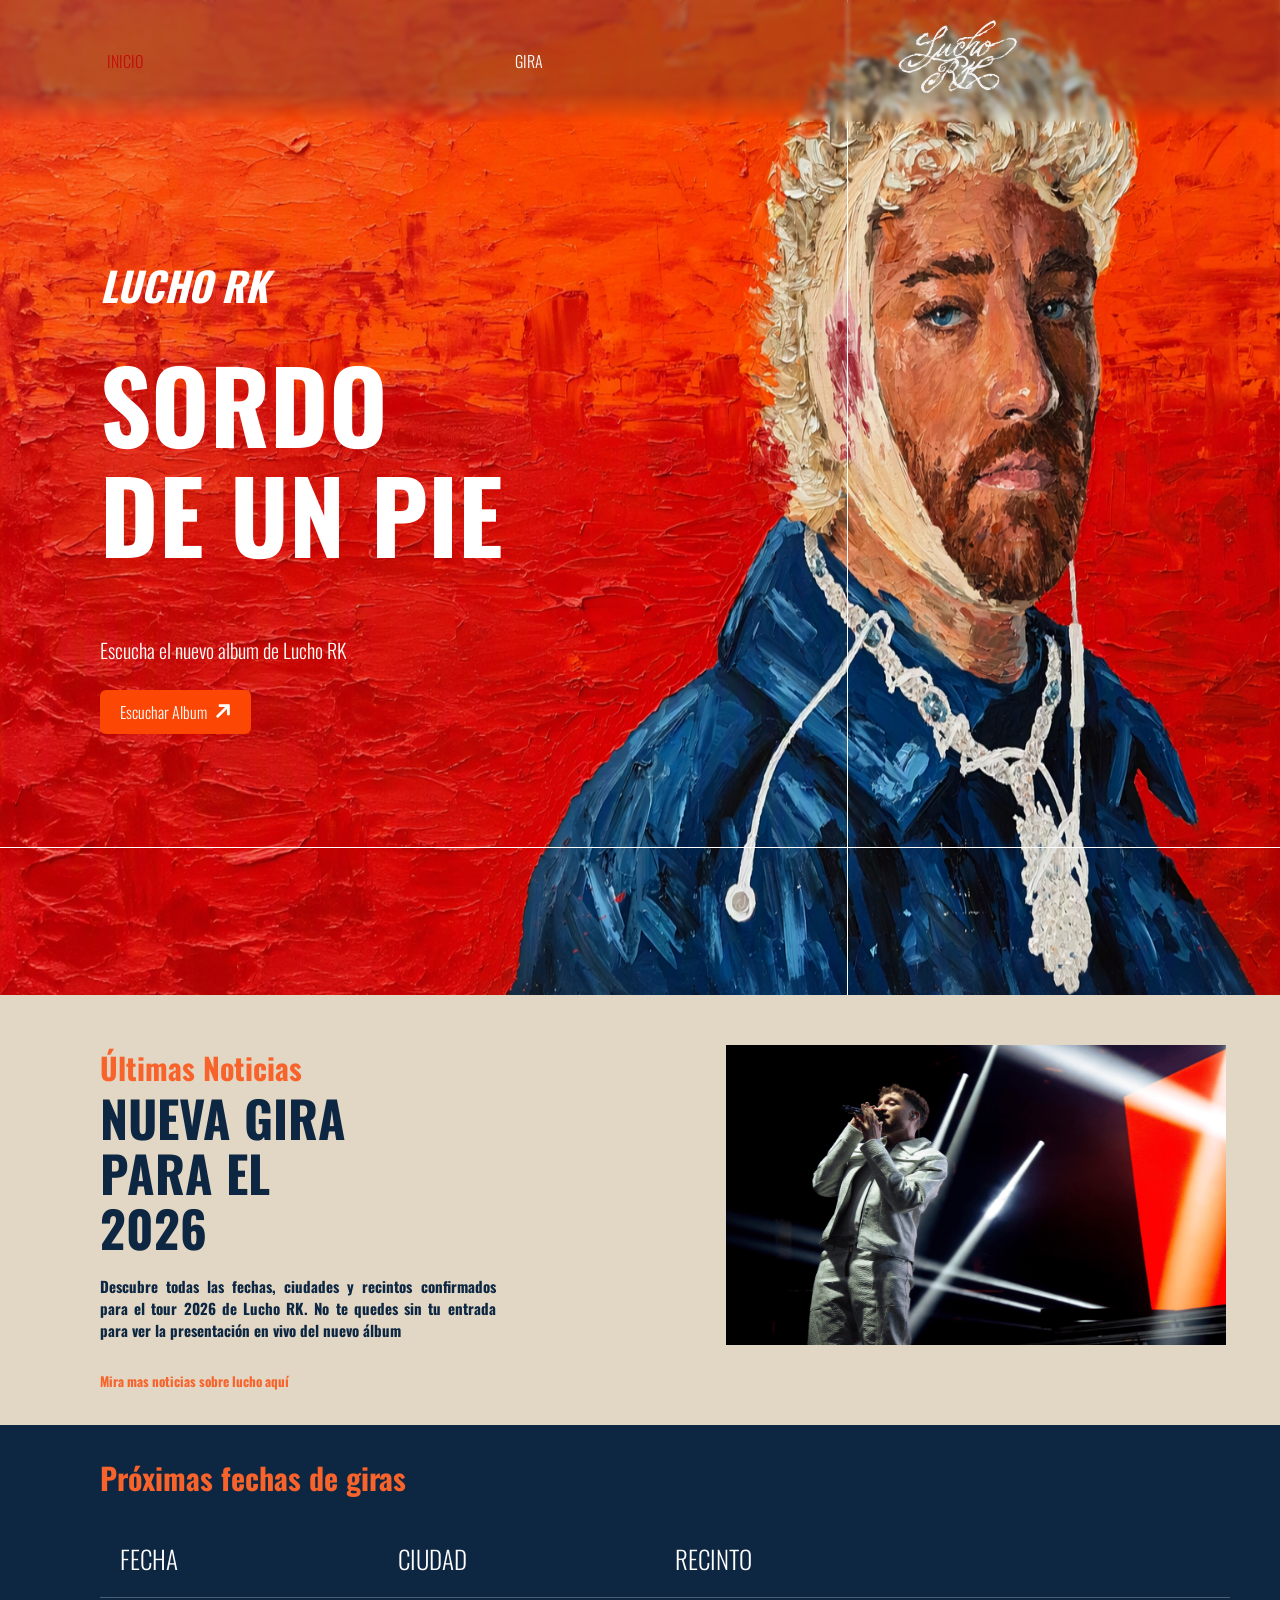
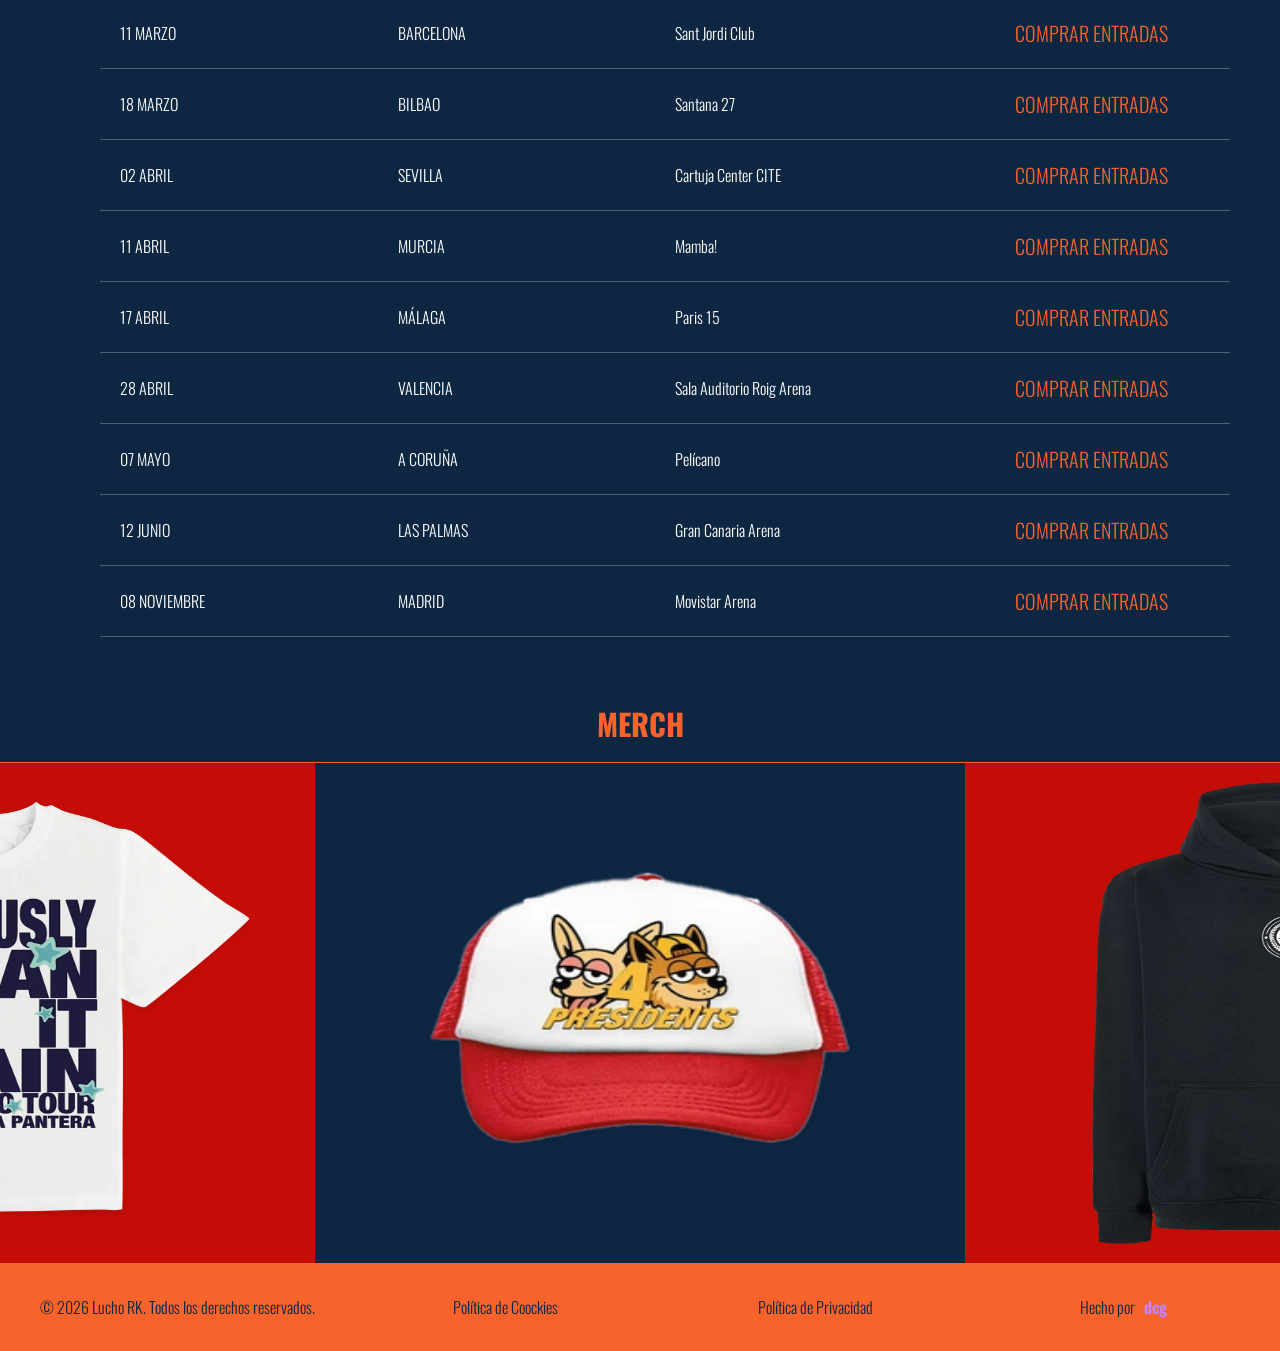
<file: index.html>
<!DOCTYPE html>
<html lang="es">
<head>
    <meta charset="UTF-8">
    <meta name="viewport" content="width=device-width, initial-scale=1.0">
    <title>Lucho RK</title>
<link rel="preconnect" href="https://fonts.googleapis.com">
<link rel="preconnect" href="https://fonts.gstatic.com" crossorigin>
<link href="https://fonts.googleapis.com/css2?family=Bebas+Neue&family=Oswald:wght@700&display=swap" rel="stylesheet">
    <link rel="stylesheet" href="css/style.css">
    <link rel="stylesheet" href="css/index.css">
    <link rel="stylesheet" href="css/portada.css">
    <link rel="shortcut icon" href="images/Diseno_sin_titulo-30.svg" type="image/x-icon">
</head>
<body>
<header>

    <nav>
    <ul>
        <li><a href="index.html" class="active">INICIO</a></li>
        <li><a href="">GIRA</a></li>
        <li><div id="logo"><a href=""><img src="images/LogoLuchoBlanco.png"></a></div></li>
        <li><a href="">DISCOGRAFÍA</a></li>
        <li><a href="login.html" class="login" >REGISTRATE</a></li>
    </ul>
    </nav>
</header>
<div >
<img class="background" src="images/Designer2.png" alt="">
</div>



<main>
<div id="portada" class="portada">
    <h2>LUCHO RK</h2>
    <h1>SORDO <br> DE UN PIE</h1>
    <p>Escucha el nuevo album de Lucho RK</p>
    <a href="https://open.spotify.com/intl-es/album/6W88MgHDPkCPL64IIH3jir?si=Vdg5wNYsRpGNvwjrs65iJQ" class="cta-escuchar">Escuchar Album <img src="images/flecha-diagonal.png" alt=""></a>
</div>



<div id="content" class="content3">

    <h4>Últimas Noticias </h4>
    <h3>NUEVA GIRA PARA EL 2026</h3>
    <h6>Descubre todas las fechas, ciudades y recintos confirmados para el tour 2026 de Lucho RK. No te quedes sin tu entrada para ver la presentación en vivo del nuevo álbum
    </h6>
    <h5><a class="lineanimacion" href="http://">Mira mas noticias sobre lucho aquí</a></h5>
    <img src="images/concierto.png" alt="">
</div>


<div id="content" class="content2">
    <h4>Próximas fechas de giras </h4>
    <div class="concert-group"> 
        <!-- Un div column con div rows con las diferentes partes de cada concierto, en cada row entran los dierentes apartados de forma horizontal-->
    <!--TITULOS-->
            <ul class="titulo">
            <li>FECHA</li>
            <li>CIUDAD</li>
            <li>RECINTO</li>
            <li></li>  
            </ul>

    <!--BARCELONA-->
            <ul>
            <li>11 MARZO</li>
            <li>BARCELONA</li>
            <li>Sant Jordi Club</li>
            <li><a href="http://" class="lineanimacion">COMPRAR ENTRADAS</a>  <!--BOTON PARA COMPRAR--> </li>  
            </ul>
    <!--BILBO-->
            <ul>
            <li>18 MARZO</li>
            <li>BILBAO</li>
            <li>Santana 27</li>
            <li><a href="http://" class="lineanimacion">COMPRAR ENTRADAS</a>  <!--BOTON PARA COMPRAR--> </li>  
            </ul>
    <!--SEVILLA-->
            <ul>
            <li>02 ABRIL</li>
            <li>SEVILLA</li>
            <li>Cartuja Center CITE</li>
            <li><a href="http://" class="lineanimacion">COMPRAR ENTRADAS</a>  <!--BOTON PARA COMPRAR--> </li>  
            </ul>
    <!--MURCIA-->
            <ul>
            <li>11 ABRIL</li>
            <li>MURCIA</li>
            <li>Mamba!</li>
            <li><a href="http://" class="lineanimacion">COMPRAR ENTRADAS</a>  <!--BOTON PARA COMPRAR--> </li>  
            </ul>
    <!--MÁLAGA-->
            <ul>
            <li>17 ABRIL</li>
            <li>MÁLAGA</li>
            <li>Paris 15</li>
            <li><a href="http://" class="lineanimacion">COMPRAR ENTRADAS</a>  <!--BOTON PARA COMPRAR--> </li>  
            </ul>
    <!--VALENCIA-->
            <ul>
            <li>28 ABRIL</li>
            <li>VALENCIA</li>
            <li>Sala Auditorio Roig Arena</li>
            <li><a href="http://" class="lineanimacion">COMPRAR ENTRADAS</a>  <!--BOTON PARA COMPRAR--></li>  
            </ul>
    <!--A CORUÑA-->
            <ul>
            <li>07 MAYO</li>
            <li>A CORUÑA</li>
            <li>Pelícano</li>
            <li><a href="http://" class="lineanimacion">COMPRAR ENTRADAS</a>  <!--BOTON PARA COMPRAR--></li>  
            </ul>
    <!--LAS PALMAS-->
            <ul>
            <li>12 JUNIO</li>
            <li>LAS PALMAS</li>
            <li>Gran Canaria Arena</li>
            <li><a href="http://" class="lineanimacion">COMPRAR ENTRADAS</a>  <!--BOTON PARA COMPRAR--></li>  
            </ul>
    <!--MADRID-->
            <ul>
            <li>08 NOVIEMBRE</li>
            <li>MADRID</li>
            <li>Movistar Arena</li>
            <li><a href="http://" class="lineanimacion">COMPRAR ENTRADAS</a>  <!--BOTON PARA COMPRAR--></li>  
            </ul>
    </div>
</div>

<div id="content" class="content4">
    <h4>MERCH</h4>
    <ul>
        <li class="odd"><img src="images/camisetalucho.webp" alt=""></li>
        <li class="even"><img  src="images/gorralucho.webp" alt=""></li>
        <li class="odd"><img src="images/hoodie.webp" alt=""></li>
    </ul>
</div>

<!--
<div id="content" class="content2">
<p>Este texto es uno de prueba para ver como queda la estructura del div.</p>
</div>
-->
</main>

<footer>
<ul>
    <li>
        <p>&copy; 2026 Lucho RK. Todos los derechos reservados.</p>
    </li>
    <li>
        <a href="">Política de Coockies</a>
    </li>
    <li>
        <a href="">Política de Privacidad</a>
    </li>
    <li style="justify-content: center;">
        <p>Hecho por <a href="https://github.com/decegue" class="github"><strong>dcg</strong></a></p>
    </li>
</ul>
</footer>


</body>
</html>
</file>
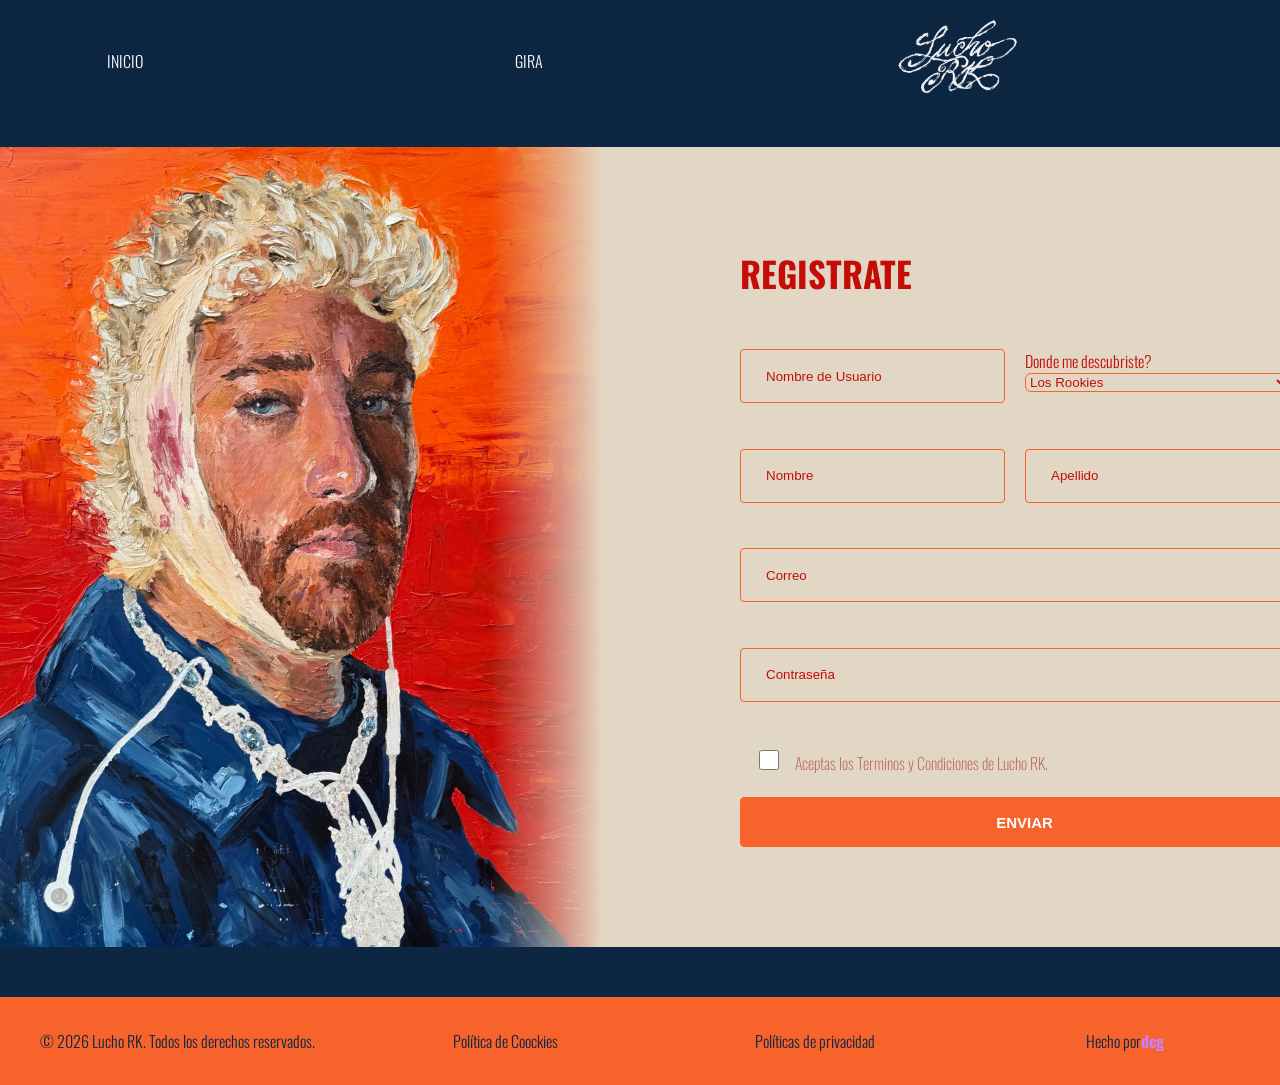
<file: log.html>
<!DOCTYPE html>
<html lang="es">
<head>
    <meta charset="UTF-8">
    <meta name="viewport" content="width=device-width, initial-scale=1.0">
    <title>Lucho RK</title>
<link rel="preconnect" href="https://fonts.googleapis.com">
<link rel="preconnect" href="https://fonts.gstatic.com" crossorigin>
<link href="https://fonts.googleapis.com/css2?family=Bebas+Neue&family=Oswald:wght@700&display=swap" rel="stylesheet">
    <link rel="stylesheet" href="css/style.css">
    <link rel="stylesheet" href="css/log.css">
    <link rel="shortcut icon" href="images/Diseno_sin_titulo-30.svg" type="image/x-icon">
</head>
<body>
<header>

    <nav>
    <ul>
        <li><a href="index.html" >INICIO</a></li>
        <li><a href="">GIRA</a></li>
        <li><div id="logo"><a href=""><img src="images/LogoLuchoBlanco.png"></a></div></li>
        <li><a href="">DISCOGRAFÍA</a></li>
        <li><a href="log.html" class="login" class="active">REGISTRATE</a></li>
    </ul>
    </nav>
</header>


<main>

<div class="log">

<div class="image">
    <img src="images/SordoDeUnPie.webp" alt="">
    <img class="gradient" src="images/degradado_80_transicion_corta.png" alt="">

</div>


<form>
    <div class="content">
        <h2>
            REGISTRATE
        </h2>

        <div class="rows"> <!--User-->
            <div>
                <input type="text" name="user" placeholder="Nombre de Usuario" id="user" required>
            </div>
            <div class="conocer">
                <p>Donde me descubriste?</p>
                <select name="ask" id="conocer">
                    <option disabled>Selecciona una opción</option>
                    <option value="rcks">Los Rookies</option>
                    <option value="spotify">Spotify</option>
                    <option value="youtube">Youtube</option>
                    <option value="tiktok">Tik Tok</option>
                    <option value="instagram">Instagram</option>
                </select>
            </div>
        </div>
            <div class="rows"> <!--Name & Last Name-->
                        <div>
                <input type="text" name="name" placeholder="Nombre" id="name" required>
            </div>
            <div>
                <input type="text" name="last-name" placeholder="Apellido" id="last-name" required>
            </div>
        </div>
            <div class="rows"> <!--Mail-->
                        <div>
                <input type="text" name="mail" placeholder="Correo" id="mail" required>
            </div>
        </div>
        <div class="rows"> <!--Password-->
                        <div>
                <input type="password" name="password" placeholder="Contraseña" id="password" required>
            </div>
        </div>
        <div class="checkbox"> <!--Accept Terms-->
                <input type="checkbox" name="terms" id="terms" required>
                <label>Aceptas los Terminos y Condiciones de Lucho RK. </label>
        </div>

        <input id="enviar" class="enviar" type="submit" value="ENVIAR">
    </div>





</form>



</div>















</main>


<footer>
<ul>
    <li>
        <p>&copy; 2026 Lucho RK. Todos los derechos reservados.</p>
    </li>
    <li>
        <a href="">Política de Coockies</a>
    </li>
    <li>
        <a href="">Políticas de privacidad</a>
    </li>
    <li>
        <a href=""> Hecho por <strong>dcg</strong></a>
    </li>
</ul>
</footer>


</body>
</html>





<!--

<header>
        <a href="index.html"><img src="images/LogoLuchoBlanco.png"></a>
    <nav>
    <ul>
        <li></li>
        <li><a href="index.html">INICIO</a></li>
        <li><a href="">GIRA</a></li>
        <li><a href="">LUCHO RK</a></li>
        <li><a href="">DISCOGRAFÍA</a></li>
        <li><a href="log.html" class="active" class="login" id="login">REGISTRATE</a></li>
    </ul>
    </nav>
</header>

-->
</file>
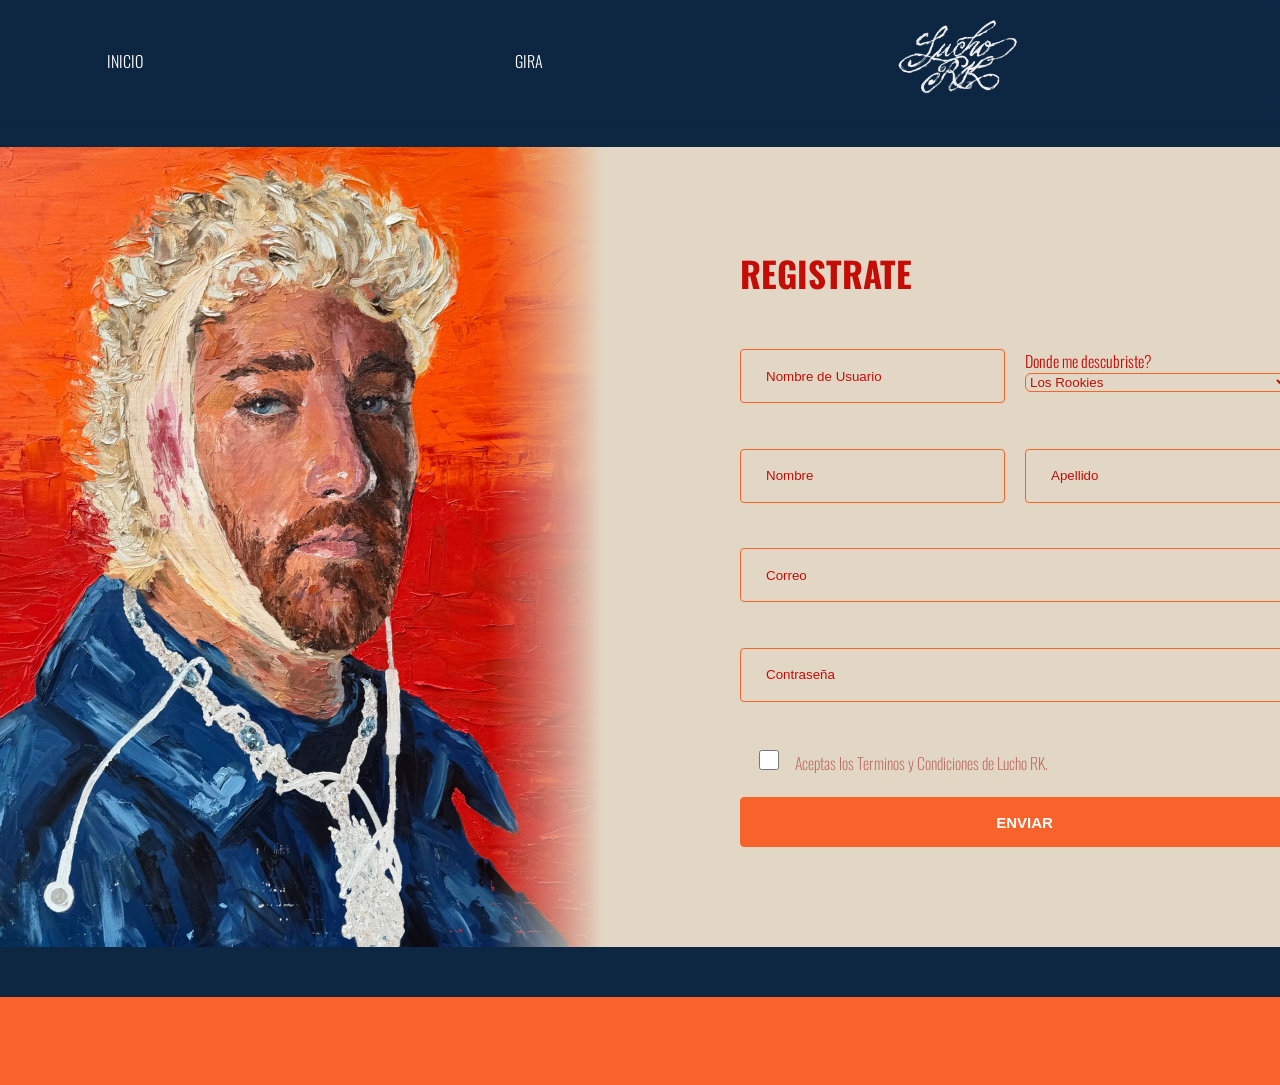
<file: login.html>
<!DOCTYPE html>
<html lang="es">
<head>
    <meta charset="UTF-8">
    <meta name="viewport" content="width=device-width, initial-scale=1.0">
    <title>Lucho RK</title>
<link rel="preconnect" href="https://fonts.googleapis.com">
<link rel="preconnect" href="https://fonts.gstatic.com" crossorigin>
<link href="https://fonts.googleapis.com/css2?family=Bebas+Neue&family=Oswald:wght@700&display=swap" rel="stylesheet">
    <link rel="stylesheet" href="css/style.css">
    <link rel="stylesheet" href="css/log.css">
    <link rel="shortcut icon" href="images/Diseno_sin_titulo-30.svg" type="image/x-icon">
</head>
<body>
<header>

    <nav>
    <ul>
        <li><a href="index.html" >INICIO</a></li>
        <li><a href="">GIRA</a></li>
        <li><div id="logo"><a href=""><img src="images/LogoLuchoBlanco.png"></a></div></li>
        <li><a href="">DISCOGRAFÍA</a></li>
        <li><a href="login.html" class="login" class="active">REGISTRATE</a></li>
    </ul>
    </nav>
</header>


<main>

<div class="log">

<div class="image">
    <img src="images/SordoDeUnPie.webp" alt="">
    <img class="gradient" src="images/degradado_80_transicion_corta.png" alt="">

</div>


<form>
    <div class="content">
        <h2>
            REGISTRATE
        </h2>

        <div class="rows"> <!--User-->
            <div>
                <input type="text" name="user" placeholder="Nombre de Usuario" id="user" required>
            </div>
            <div class="conocer">
                <p>Donde me descubriste?</p>
                <select name="ask" id="conocer">
                    <option disabled>Selecciona una opción</option>
                    <option value="rcks">Los Rookies</option>
                    <option value="spotify">Spotify</option>
                    <option value="youtube">Youtube</option>
                    <option value="tiktok">Tik Tok</option>
                    <option value="instagram">Instagram</option>
                </select>
            </div>
        </div>
            <div class="rows"> <!--Name & Last Name-->
                        <div>
                <input type="text" name="name" placeholder="Nombre" id="name" required>
            </div>
            <div>
                <input type="text" name="last-name" placeholder="Apellido" id="last-name" required>
            </div>
        </div>
            <div class="rows"> <!--Mail-->
                        <div>
                <input type="text" name="mail" placeholder="Correo" id="mail" required>
            </div>
        </div>
        <div class="rows"> <!--Password-->
                        <div>
                <input type="password" name="password" placeholder="Contraseña" id="password" required>
            </div>
        </div>
        <div class="checkbox"> <!--Accept Terms-->
                <input type="checkbox" name="terms" id="terms" required>
                <label>Aceptas los Terminos y Condiciones de Lucho RK. </label>
        </div>

        <input id="enviar" class="enviar" type="submit" value="ENVIAR">
    </div>





</form>



</div>















</main>


<footer>
<ul>
    <li>
        <p>&copy; 2026 Lucho RK. Todos los derechos reservados.</p>
    </li>
    <li>
        <a href="">Política de Coockies</a>
    </li>
    <li>
        <a href="">Política de Privacidad</a>
    </li>
    <li style="justify-content: center;">
        <p>Hecho por <a href="https://github.com/decegue" class="github"><strong>dcg</strong></a></p>
    </li>
</ul>
</footer>


</body>
</html>





<!--

<header>
        <a href="index.html"><img src="images/LogoLuchoBlanco.png"></a>
    <nav>
    <ul>
        <li></li>
        <li><a href="index.html">INICIO</a></li>
        <li><a href="">GIRA</a></li>
        <li><a href="">LUCHO RK</a></li>
        <li><a href="">DISCOGRAFÍA</a></li>
        <li><a href="log.html" class="active" class="login" id="login">REGISTRATE</a></li>
    </ul>
    </nav>
</header>

-->
</file>
<file: css/style.css>
:root {
    --primary-color: #C50D08;
    --secundary-color: #0d2743;
    --terciary-color: #E2D7C4;
    --accent-color: #F7632B;
    --text-color: #FFFFFF;
    --text-color2: #0d2743;
    --decegue-color: #c581ff;
}

html {
    scroll-behavior: smooth;
}

body {
    margin: 0;
    font-family: "Oswald", sans-serif, "Basic";
    font-optical-sizing: auto;
    font-weight: 300;
    font-style: normal;
    flex-wrap: wrap;
}

/*------------------MENU-------------------------*/
header {
    background: #ffffff;
    background: linear-gradient(180deg, #0d274342 77%, #ffffff00 100%); /*var(--accent-color)*/
    position: sticky;
    top: 0;
    z-index: 1000;
    display: flex;
    align-items: center;
    backdrop-filter: blur(2px);
}

header img {
    max-width: 140px;
    max-height: 80px;
}

nav ul {
    display: flex;
    flex-direction: row;
    padding-left: 0;
    align-items: center;
    padding: 10px;
    height: 70px;
    width: 160%;
}

nav ul li {
    display: flex; /* La verdad que simplemente funciona asique a la minima quito esto*/
    list-style: none;
    flex: 1;
    text-align: center;
    margin-left: 80px;
    margin-right: 80px;
    align-items: center;
    padding: 10px 0 10px 0;
}

nav ul li > a.active {
    color: var(--primary-color);
}

nav ul li a {
    text-decoration: none;
    color: var(--text-color);
    width: 70px;
}

.login {
    background: var(--accent-color);
    border-radius: 8px;
    padding: 10px 20px 10px 20px;
}


nav ul li a:hover {
    background: #ffffff26;
    border-radius: 8px;
    padding: 10px 20px 10px 20px;
}

/*------------------FOOTER-------------------------*/

footer {
    background: var(--accent-color);
    position: sticky;
    z-index: 1000;
    display: flex;
    align-items: center;
    backdrop-filter: blur(2px);
}

footer ul {
    list-style: none;
    text-decoration: none;
    display: flex;
    flex-direction: row;
    flex: 1;
    align-items: center;
    
}

footer li {
    flex: 1px;
    color: var(--secundary-color);
    display: flex;
}

footer a {
    text-decoration: none;
    display: flex;
    flex-direction: row;
    flex: 1;
    list-style: none;
    color: var(--secundary-color);
    justify-content: center;
    width: 30px;
}

.github {
    max-width: 30px;
}

footer p {
    display: flex;
    gap: 5px;
}

footer li a strong {
    color: var(--decegue-color)
}


/*-----Slider animation-----*/
.lineanimacion{

    margin: 0 auto;
    padding: 0;
    position: relative;
    list-style: none;
    overflow: hidden;
}

.lineanimacion:after {
content: '';
height: 1px;
width: 0%;
position: absolute;
bottom: 0;
left: 0;
background: var(--accent-color);
transition: width 0.25s linear;
}

.lineanimacion:hover::after{
    width: 100%;
}
</file>
<file: css/index.css>
h3 {
    font-size: 50px;
    margin: 0px 0 10px 0 ;
    max-width: 20%;
    line-height: 1.1;
    max-width: 25%;

}

h4 {/*-----SUBTITULOS------- */
    font-size: 30px;
    color: var(--accent-color);
    margin: 0;
    max-width: 50%;

}

/*---CTA---*/ 
h5{
    font-size: px;
    color: var(--accent-color);
    margin: 0;
    max-width: 50%;
    margin-top: 20px;    
}

h6 {
    text-align: justify;
    font-size: 15px;
    margin: 10px 0 10px 0 ;
    max-width: 35%;
}

#content {
    display: flex;
    flex-direction: column;
    padding: 10px 50px 30px 100px;
}

/*-------------------CONTENT 1------------*/
.content1 {
    background-color: var(--primary-color);
}

.content1 p {
    color: var(--text-color);
}







/*-------------------CONTENT 2------------*/
.content2 {
    background-color: var(--secundary-color);
    margin-top: -15.8px;
}

.content2 p {
    color: var(--text-color);
}

.content2 h4 {
    margin: 20px 0 20px 0   ;
}


/*-------------------CONTENT 3------------*/

div#content.content3{
    padding-bottom: 0;
    height: 100%;
    padding-bottom: 50px;
    padding-top: 50px;

}

.content3 {
    background-color: var(--terciary-color);
    margin-top: -15.7px;
    padding-bottom: 50px;
    margin-bottom: 0;
    max-height: 400px;
    flex-wrap: wrap;
    display: flex;
    flex-direction: column;
}

.content3 a {
    text-decoration: none;
    color: var(--accent-color);
    border-bottom: 1px solid transparent;
}

.content3 a:hover {
    color: #ff7949;
}

.content3 p {
    color: var(--secundary-color);
}

.content3 h3 {
    color: var(--secundary-color);
}

.content3 h6 {
    color: var(--secundary-color);
}

.content3 img {
    position: relative;
    width: 500px;
    height: 300px;
    padding-left: 20%;
    padding-top: 0;
    margin-bottom: 0;
}

/*-------------------CONTENT 4------------*/

div#content.content4{
    height: 100%;
    padding: 50px 0 50px 0;
    padding-top: 50px;
    flex-wrap: nowrap;
}

.content4 {
    background-color: var(--secundary-color);
    margin-top: -15.7px;
    padding-bottom: 50px;
    margin-bottom: 0;
    max-height: 400px;
    flex-wrap: wrap;
    display: flex;
    align-items: center;
    margin-bottom: 112px;
}



.content4 ul {
    display: flex;
    flex-direction: row;
    text-decoration: none;
    list-style: none;
    padding: 0;
    flex-wrap: nowrap;
    border-top: 1.5px solid var(--accent-color);
}

.content4 ul li {
    flex: 1;
}

.content4 ul li img {
    padding: 0;
    display: flex;
    align-items: center;
    width: 650px;
    height: 500px;    
}

.content4 ul li.odd {
    background-color: var(--primary-color);
    transition: 0.3s;
}

.content4 ul li.even {
    background-color: var(--secundary-color);
    transition: 0.3s;

}

.content4 ul li:hover {
    background-color: var(--accent-color);
}





/*----------CONCIERTOS----------*/
.concert h3 {
    font-size: 20px;
}

.concert-group ul {
    display: flex;
    flex-direction: row;
    padding-left: 20px;
    align-items: center;
    border-bottom: solid 1px #ffffff42;
    margin-top: 0;
    margin-bottom: 0;
}

.concert-group ul.titulo {
    font-size: 25px;
}

.concert-group ul li {
    display: flex; /* La verdad que simplemente funciona asique a la minima quito esto*/
    list-style: none;
    flex: 1;
    text-align: center;
    align-items: center;
    padding: 20px 0 20px 0;
    color: var(--text-color);
}

.concert-group ul li a {
    font-size: 20px;
    color: var(--accent-color);
    text-decoration: none;
}

/*----------MERCH----------*/


.content4.merch {
    flex-direction: row;
}
</file>
<file: css/portada.css>
main {
position: relative;
}

main div#portada >h1 {
    color: var(--text-color);
}

main div#portada > h2 {
    color: var(--text-color);
}

main div#portada > h3 {
    color: var(--text-color);
}

nav ul li > a.active {
    color: var(--primary-color);
}

/* EN PORTADA QUE LA IMAGEN  DE LUCHO QUE PONGA SE QUEDE FIJA Y SEA TAPADA POR EL RESTO DEL CONTENIDO*/
.background {
    position: fixed;
    top: 0;
    width: 100%;
    height: 1019px;
}

.portada {
    height: 788.2px;
    padding-left: 100px;
    padding-top: 100px;
}

.portada h1 {
    font-size: 100px;
    line-height: 1.1;
    margin-top: 0;
}

.portada h2 {
    font-size: 40px;
    font-style:italic; 
}

.portada p {
    font-size: 20px;
    margin-bottom: 35px;
    color: var(--text-color);
}


/*BOTON CTA ESCUCHAR ALBUM*/
.cta-escuchar {
    background-color: #fc4603;
  
    border-radius: 6px;
    padding: 10px 20px 10px 20px;
    text-decoration: none;
    color: var(--text-color);
}
.cta-escuchar:hover {
padding: 13px 25px 13px 25px;
border-radius: 12px;
transition: .2s;
}

main div a img {
    margin-left: 5px;
}
</file>
<file: css/log.css>
body {
    background-color: var(--secundary-color);
}

main {
    display: flex;
    flex-direction: column;
    align-items: center;
}



.log {
    display: flex;
    flex-direction: row;
    width: 1500px;
    height: 800px;
    margin-top: 25px;
    margin-bottom: 50px;
}

div img.gradient {
    left: -750px;
    position: relative;
}

.image {
    display: flex;
    flex-direction: row;
    width: 750px;
    height: 800px;
}

.log img {
    border-radius: 20px 0 0 20px;
    width: 750px;
    height: 800px;
}

form {
    background: var(--terciary-color);
    width: 750px;
    height: 800px;
    border-radius: 0 20px 20px 0px;
    display: flex;
    flex-direction: column;
    padding: 0 100px 0 100px;
}

form .content h2 {
    color: var(--primary-color);
    margin: 100px 0 50px 0;
    font-size: 35px;
}

.content {
    display: flex;
    flex-direction: column;
    flex: 1;
}

.rows {
    display: flex;
    flex-direction: row;
    flex: 1;
    margin-bottom: 30px;
    column-gap: 20px;
}

.rows div {
    display: flex;
    flex: 1;
    flex-direction: column;

}

.rows p {
    margin: 0;
    padding: 0;
    color: var(--primary-color);
}

select {
    color: var(--primary-color);
    background-color: transparent;
    border-radius: 6px;
}



select:hover {
    background-color: #ebe0cf;
}

input:hover {
    background-color: #ebe0cf;
}

select option {
    color: var(--accent-color);
    border-radius: 6px;
}

select#conocer {
    color: var(--primary-color);

    border: 1px solid var(--accent-color);
}

select option:hover {
    color: var(--primary-color);
}

.rows label {
    margin-right: 20px;
    color: var(--accent-color)
}

input {
    border: 1px solid var(--accent-color);
    border-radius: 4px;
    color: var(--primary-color);
    background: transparent;
    height: 50px;
    padding-left: 25px;
}


input::placeholder{
    color: var(--primaryw-color);
    font-weight: 501;
}

.enviar {
    margin-bottom: 100px;
    background: var(--accent-color);
    color: var(--primary-color);
}

.checkbox {
    margin: 0 10px 30px 0;
    height: 20px;
    border-radius: 6px;
    padding-left: 15px;
}

.checkbox input {
    height: 20px;
    width: 20px;
}

label {
    margin-left: 10px;
    flex-direction: row;
    width: 200px;
    color: #9c0c079a;
    font-weight: 100;
}

input#terms {
    
    color: var(--accent-color);
    background: var(--accent-color);
    background-color: var(--accent-color);
    border: none;
}

input#enviar {
    font-weight: 600;
    font-size: 15px;
    color: var(--text-color);
}

input#enviar:hover {
    background-color: var(--primary-color);
    color: var(--terciary-color);
}
</file>
